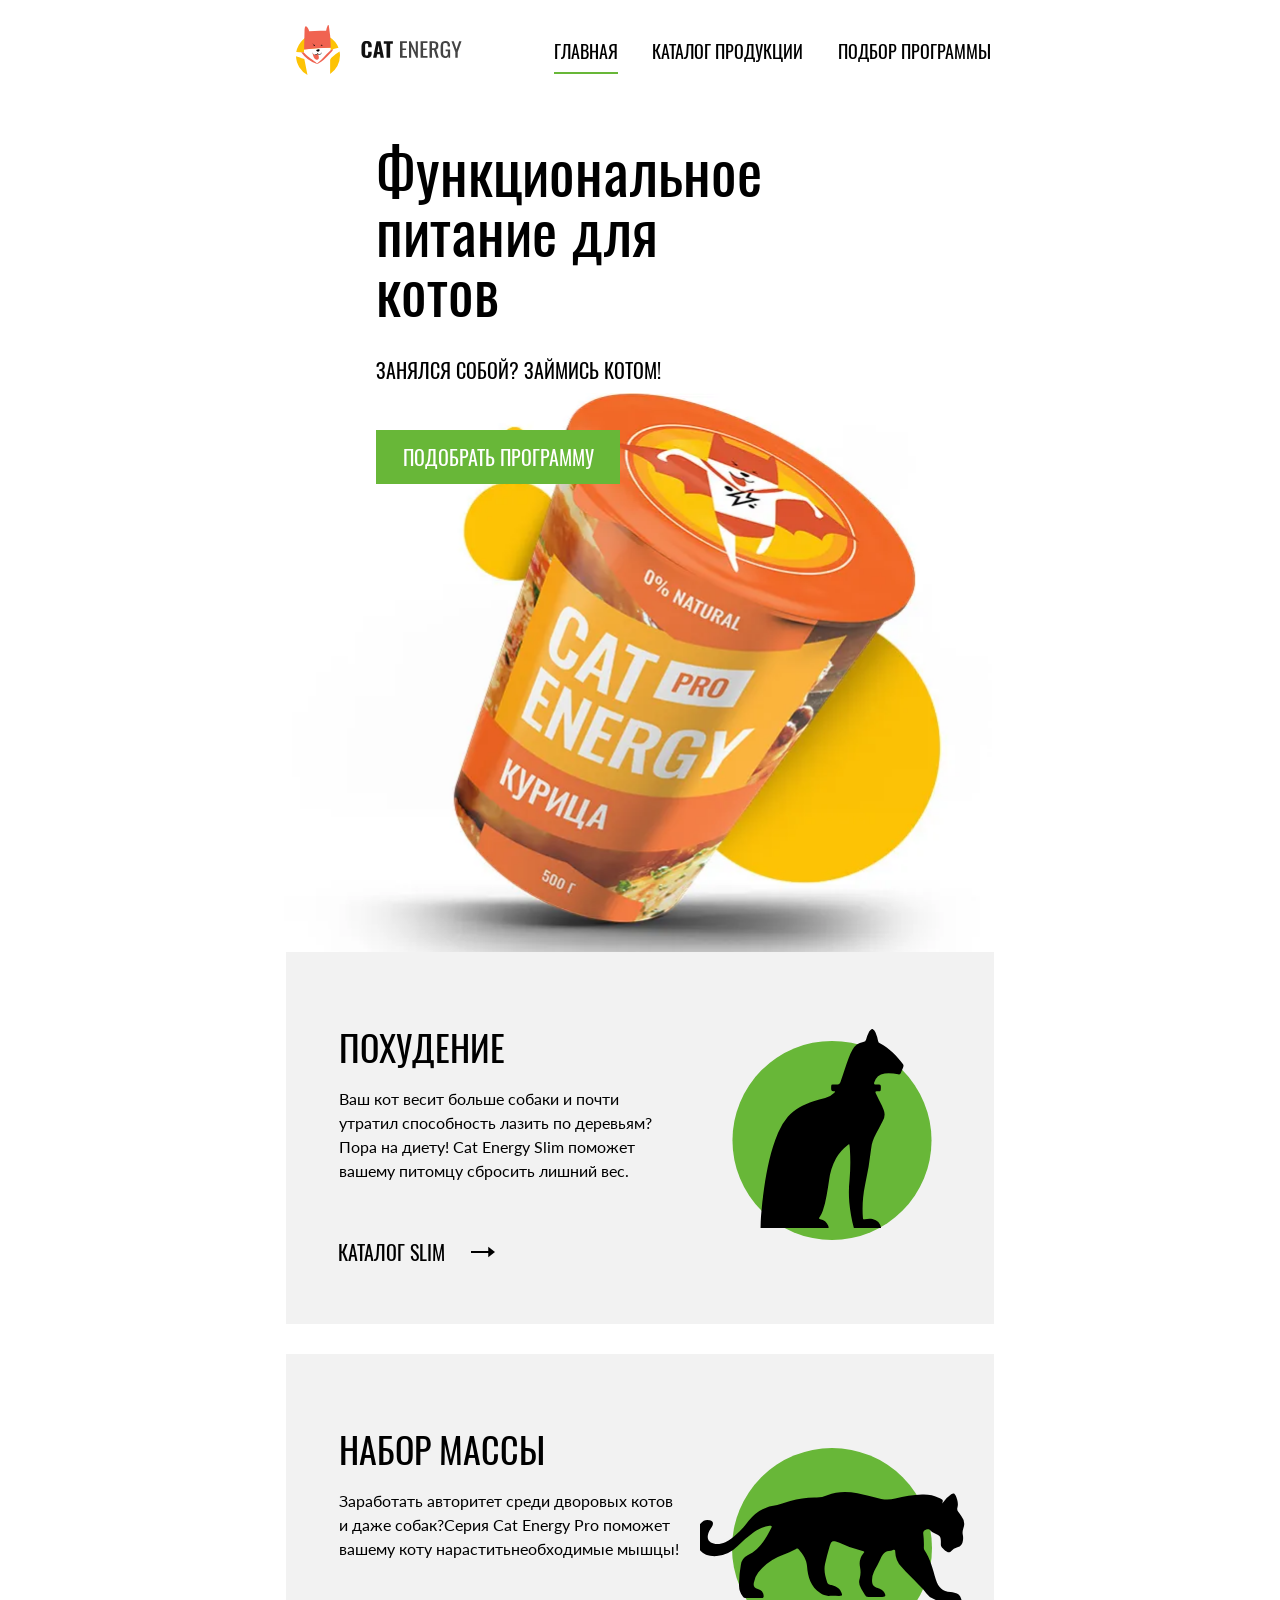
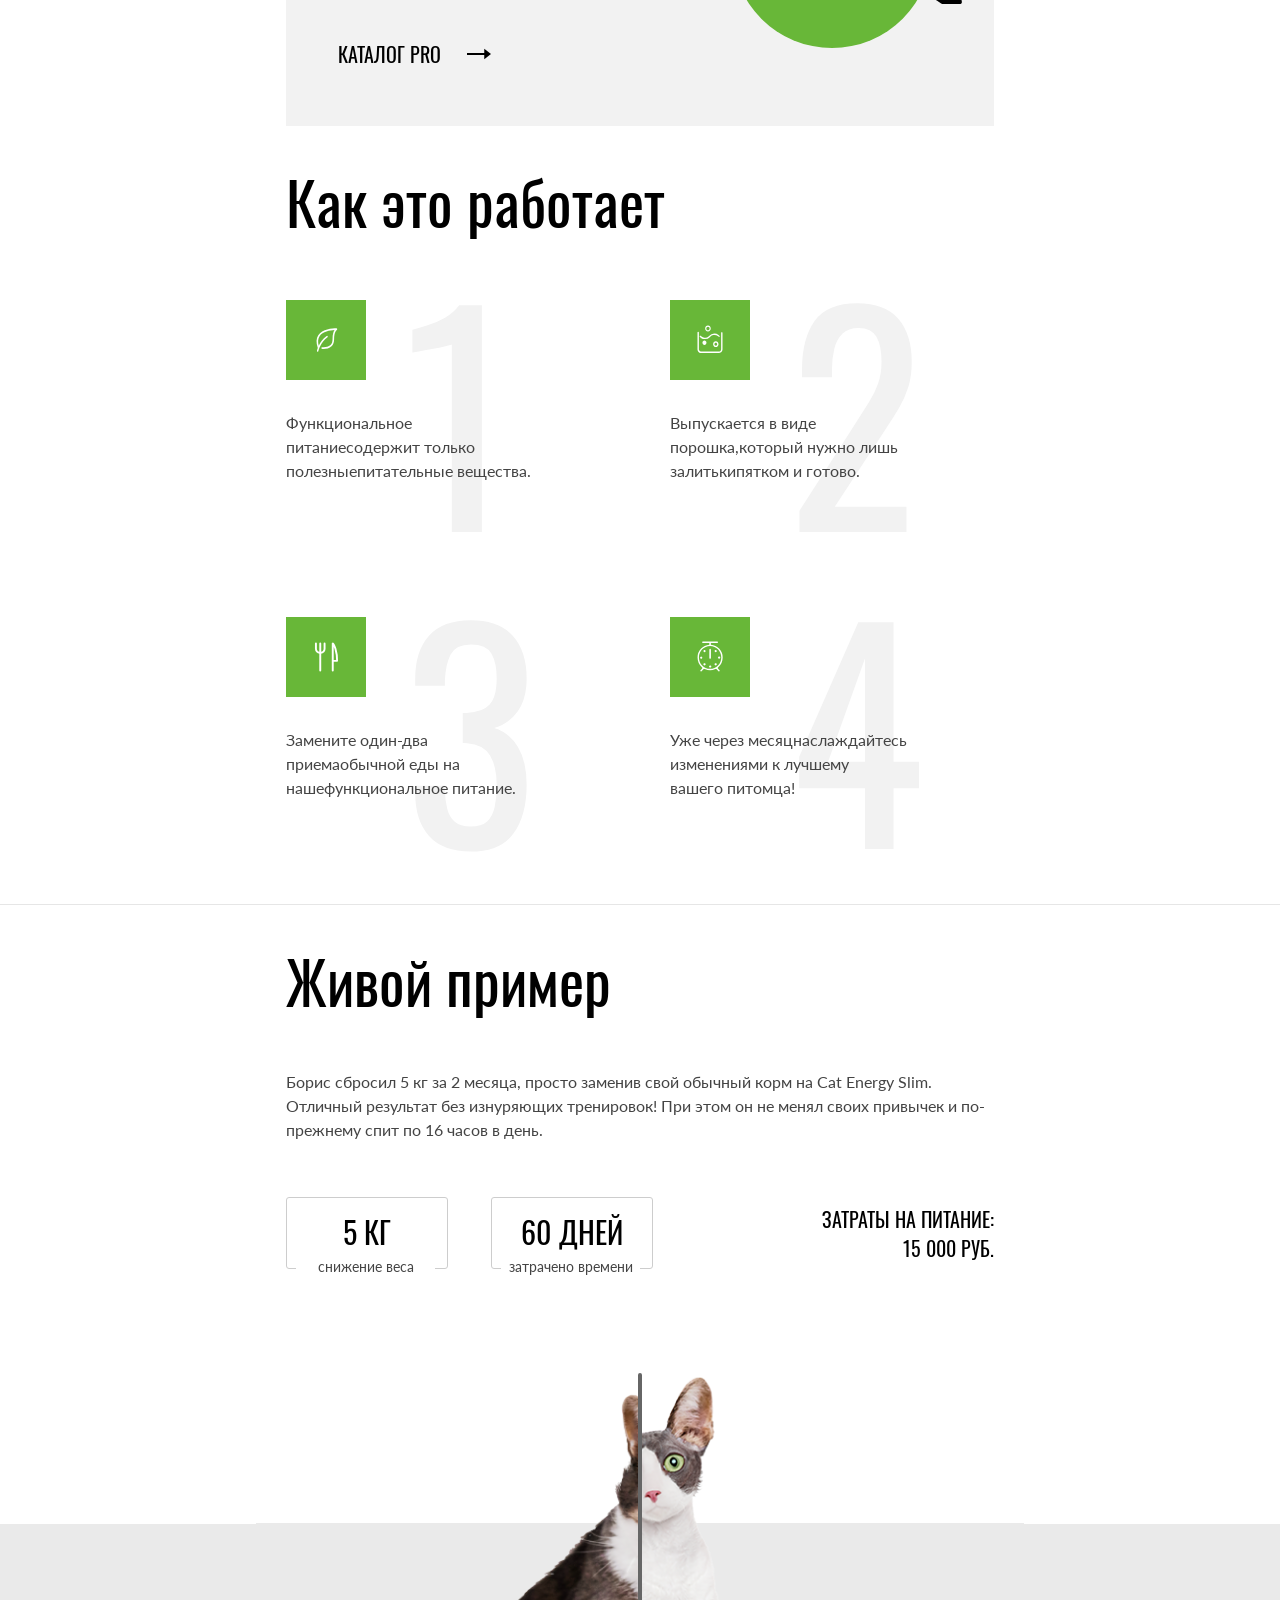
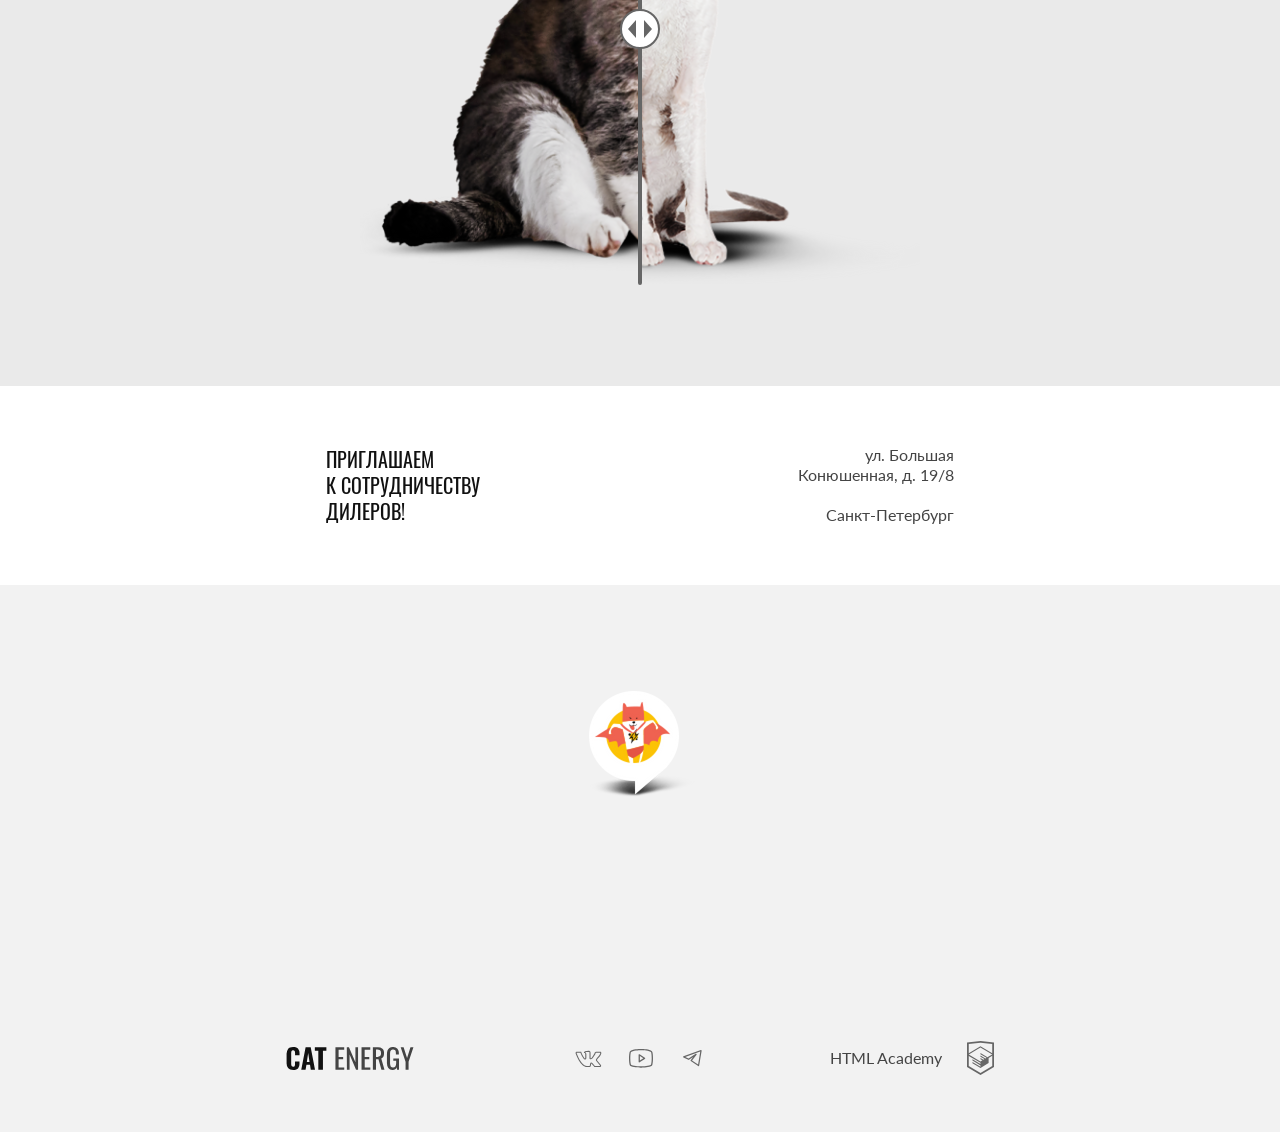
<file: index.html>
<!DOCTYPE html><html class="page" lang="ru"><head><meta charset="UTF-8"><title>Cat Energy</title><meta name="viewport" content="width=device-width,initial-scale=1"><link rel="preload" href="styles/styles.css" ass="style" crossorigin="anonymous"><link rel="preload" href="fonts/oswald/oswaldregular.woff2" ass="font" crossorigin="anonymous"><link rel="preload" href="fonts/lato/Lato-Regular.woff2" ass="font" crossorigin="anonymous"><link rel="icon" href="favicons/icon.svg" type="image/svg+xml"><link rel="apple-touch-icon" href="favicons/150.png"><link rel="icon" href="favicon.ico"><link rel="manifest" href="manifest.webmanifest"><link rel="stylesheet" href="styles/styles.css"><script src="scripts/index.js" defer="defer"></script></head><body class="page__body"><header class="main-header main-header--nojs" data-test="header"><div class="main-header__logo-wrapper"><a class="main-header__logo" href="index.html"><picture><source width="70" height="59" media="(min-width: 1440px)" type="image/svg+xml" srcset="images/header/logo-desktop.svg"><source width="60" height="50" media="(min-width: 768px)" type="image/svg+xml" srcset="images/header/logo-tablet.svg"><img src="images/header/logo-mobile@2x.svg" width="33" height="38" alt="Логотип сайта"></picture></a><a class="main-header__logo-text" href="index.html"><img src="images/header/logo-text@2x.svg" width="101" height="18" alt="Логотип сайта"></a></div><nav class="nav nav--close nav--nojs nav--background-desktop"><button class="nav__toggle" type="button"><span class="visually-hidden">Открыть меню</span></button><ul class="nav__list site-list"><li class="site-list__item site-list__item--current"><a class="site-list__link" href="index.html">Главная</a></li><li class="site-list__item"><a class="site-list__link" href="catalog.html">Каталог продукции</a></li><li class="site-list__item"><a class="site-list__link" href="#">Подбор программы</a></li></ul></nav></header><main class="main-container"><div class="container-fix"><section class="hero" data-test="hero"><div class="hero__container"><h1 class="hero__title">Функциональное питание для котов</h1><p class="hero__text">Занялся собой? Займись котом!</p><picture><source type="image/webp" media="(min-width: 1440px)" srcset="images/promo/promo-can-desktop@2x@1x.webp, images/promo/promo-can-desktop@2x@2x.webp 2x" width="552" height="499"><source type="image/webp" media="(min-width: 768px)" srcset="images/promo/promo-can-tablet@2x@1x.webp, images/promo/promo-can-tablet@2x@2x.webp 2x" width="709" height="609"><source type="image/webp" srcset="images/promo/promo-can-mobile@2x@1x.webp, images/promo/promo-can-mobile@2x@2x.webp 2x" width="280" height="270"><source width="552" height="499" media="(min-width: 1440px)" type="image/png" srcset="images/promo/promo-can-desktop@2x@1x.png, images/promo/promo-can-desktop@2x@2x.png 2x"><source width="709" height="609" media="(min-width: 768px)" type="image/png" srcset="images/promo/promo-can-tablet@2x@1x.png, images/promo/promo-can-tablet@2x@2x.png 2x"><img class="hero__image" width="280" height="270" src="images/promo/promo-can-mobile@2x@1x.png" srcset="images/promo/promo-can-mobile@2x@2x.png 2x" alt="Упаковка питания Cat Energy"></picture></div><button class="hero__program-button button" type="button">Подобрать программу</button></section></div><section class="advantages" data-test="programs"><h2 class="visually-hidden">Преимущества</h2><arcticle class="advantages__info"><div class="advantages__wrapper"><div class="advantages__icon-cat"><span class="visually-hidden">Иконка кота</span></div><h3 class="advantages__title">похудение</h3><p class="advantages__text index-text">Ваш кот весит больше собаки и почти утратил способность лазить по деревьям? Пора на диету! Cat Energy Slim поможет вашему питомцу сбросить лишний вес.</p></div><div class="advantages__link-wrapper"><a class="advantages__link-text" href="#">Каталог slim </a><a class="advantages__link-icon" href="#"><span class="visually-hidden">Иконка стрелки</span></a></div></arcticle><arcticle class="advantages__info"><div class="advantages__wrapper"><div class="advantages__icon-tiger"><span class="visually-hidden">Иконка тигра</span></div><h3 class="advantages__title">набор массы</h3><p class="advantages__text index-text">Заработать авторитет среди дворовых котов и даже собак?<br>Серия Cat Energy Pro поможет вашему коту нарастить<br>необходимые мышцы!</p></div><div class="advantages__link-wrapper"><a class="advantages__link-text" href="#">Каталог pro </a><a class="advantages__link-icon" href="#"><span class="visually-hidden">Иконка стрелки</span></a></div></arcticle></section><div class="container-fix"><section class="functions" data-test="features"><h2 class="functions__title">Как это работает</h2><ul class="functions__list"><li class="functions__item"><div class="functions__icon functions__icon--leaf"><span class="visually-hidden">Иконка листика</span></div><p class="functions__desc index-text">Функциональное питание<br>содержит только полезные<br>питательные вещества.</p></li><li class="functions__item"><div class="functions__icon functions__icon--powder"><span class="visually-hidden">Иконка порошка</span></div><p class="functions__desc index-text">Выпускается в виде порошка,<br>который нужно лишь залить<br>кипятком и готово.</p></li><li class="functions__item"><div class="functions__icon functions__icon--eat"><span class="visually-hidden">Иконка приборов</span></div><p class="functions__desc index-text">Замените один-два приема<br>обычной еды на наше<br>функциональное питание.</p></li><li class="functions__item"><div class="functions__icon functions__icon--alarm"><span class="visually-hidden">Иконка будильника</span></div><p class="functions__desc index-text">Уже через месяц<br>наслаждайтесь изменениями к лучшему<br class="functions__br">вашего питомца!</p></li></ul></section></div><section class="example" data-test="proof"><div class="container-fix"><h2 class="example__title">Живой пример</h2><p class="example__text index-text">Борис сбросил 5 кг за 2 месяца, просто заменив свой обычный корм на Cat Energy Slim. Отличный результат без изнуряющих тренировок! При этом он не менял своих привычек и по-прежнему спит по 16 часов в день.</p><div class="example__text-tablet-wrapper"><div class="example__results-wrapper"><p class="example__results-text"><span class="example__results-number">5 кг</span> <span class="example__results-explanaction">снижение веса</span></p><p class="example__results-text"><span class="example__results-number">60 дней</span> <span class="example__results-explanaction">затрачено времени</span></p></div><p class="example__price"><span>Затраты на питание:</span> <span>15 000 РУБ.</span></p></div><div class="example__slider slider"><div class="slider__wrapper slider__wrapper-before"><picture><source width="560" height="512" media="(min-width: 768px)" type="image/png" srcset="images/example/cat-thick-tablet@2x@1x.png, images/example/cat-thick-tablet@2x@2x.png 2x"><img class="slider__image" width="280" height="256" src="images/example/cat-thick-mobile@2x@1x.png" srcset="images/example/cat-thick-mobile@2x@2x.png 2x" alt="Фото полного кота"></picture></div><div class="slider__wrapper slider__wrapper-after"><picture><source width="560" height="512" media="(min-width: 768px)" type="image/png" srcset="images/example/cat-thin-tablet@2x@1x.png, images/example/cat-thin-tablet@2x@2x.png 2x"><img class="slider__image" width="280" height="256" src="images/example/cat-thin-mobile@2x@1x.png" srcset="images/example/cat-thin-mobile@2x@2x.png 2x" alt="Фото худого кота"></picture></div><button class="slider__button" type="button"><span class="visually-hidden">Иконка слайдера</span> <svg class="slider__icon" width="40" height="40" aria-hidden="true" focusable="false"><use href="icons/stack.svg#thumb"></use></svg></button></div></div><div class="example__background-desktop"></div></section><section class="address" data-test="contacts"><div class="container-fix"><h2 class="visually-hidden">Как нас найти</h2><div class="address__container"><h3 class="address__title">приглашаем<br>к сотрудничеству дилеров!</h3><address class="address__text"><p class="address__street">ул. Большая Конюшенная, д. 19/8</p><p class="address__city">Санкт-Петербург</p></address></div><div class="address__image"><picture><source width="113" height="106" media="(min-width: 768px)" type="image/png" srcset="images/map/map-marker-tablet.png@1x.png, images/map/map-marker-mobile.png@2x.png 2x"><img class="address__map-marker" width="57" height="53" src="images/map/map-marker-mobile.png@1x.png" srcset="images/map/map-marker-mobile.png@2x.png 2x" alt="Маркер на карте"></picture><span class="visually-hidden">Иконка на карте</span></div></div><div class="address__map-container container-breakpoint address__map-nojs"><iframe class="address__map" src="https://www.google.com/maps/embed?pb=!1m18!1m12!1m3!1d1998.603625719817!2d30.32047247732077!3d59.938719162093584!2m3!1f0!2f0!3f0!3m2!1i1024!2i768!4f13.1!3m3!1m2!1s0x4696310fca145cc1%3A0x42b32648d8238007!2z0JHQvtC70YzRiNCw0Y8g0JrQvtC90Y7RiNC10L3QvdCw0Y8g0YPQuy4sIDE5LzgsINCh0LDQvdC60YIt0J_QtdGC0LXRgNCx0YPRgNCzLCAxOTExODY!5e0!3m2!1sru!2sru!4v1713003276122!5m2!1sru!2sru" width="600" height="450" style="border:0;" allowfullscreen="" loading="lazy" referrerpolicy="no-referrer-when-downgrade"></iframe></div></section></main><div class="container-breakpoint"><footer class="footer container-fix" data-test="footer"><a class="footer__logo" href="index.html"><img src="images/header/logo-text@2x.svg" width="128" height="24" alt="Логотип сайта"></a><ul class="footer__social-list"><li class="footer__social-item"><a class="footer__social-link footer__social-link--vk" href="#"><span class="visually-hidden">Иконка ВК</span></a></li><li class="footer__social-item"><a class="footer__social-link footer__social-link--youtube" href="#"><span class="visually-hidden">Иконка Ютуб</span></a></li><li class="footer__social-item"><a class="footer__social-link footer__social-link--telegram" href="#"><span class="visually-hidden">Иконка Телеграмм</span></a></li></ul><div class="footer__logo-htmlacademy"><a class="footer__logo-text-link" href="https://htmlacademy.ru/intensive/adaptive"><p class="footer__logo-text">HTML Academy</p></a><a class="footer__logo-icon-link" href="https://htmlacademy.ru/intensive/adaptive"><span class="visually-hidden">Иконка HTML Academy</span></a></div></footer></div></body></html>
</file>
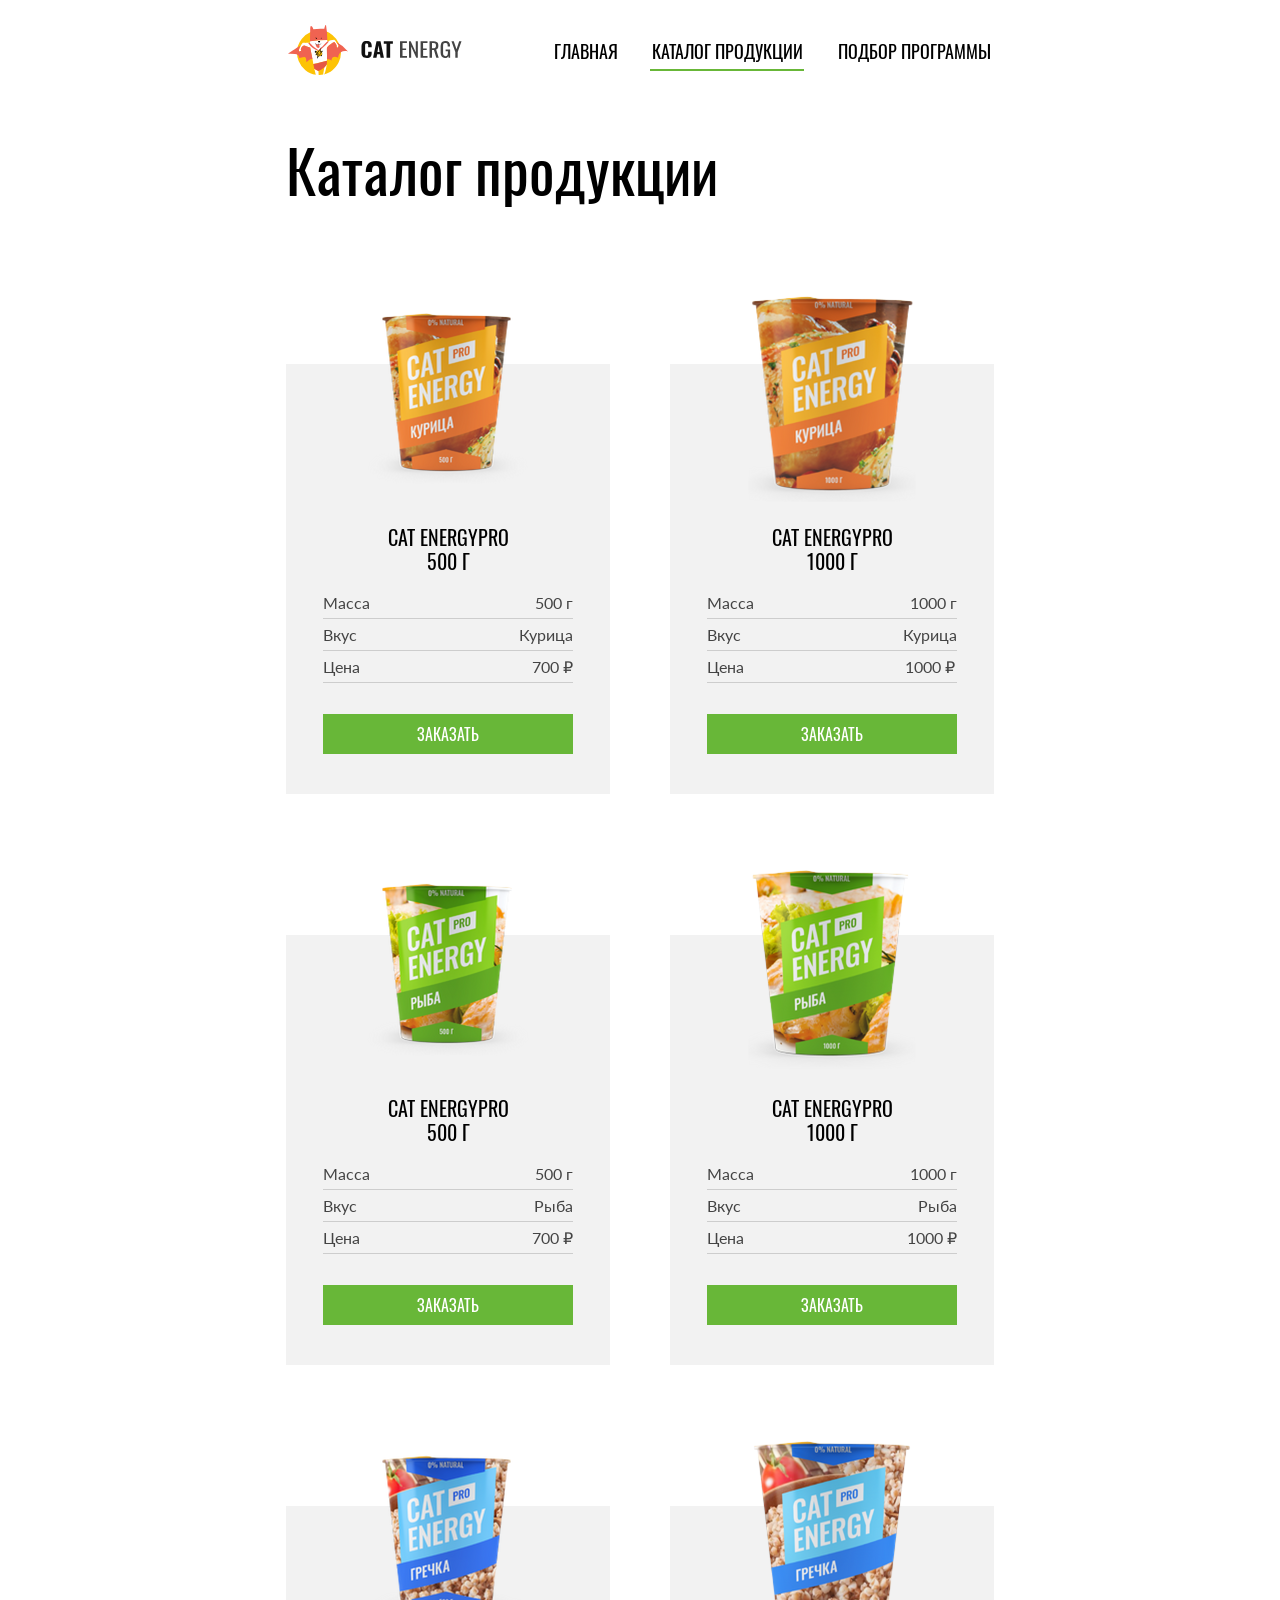
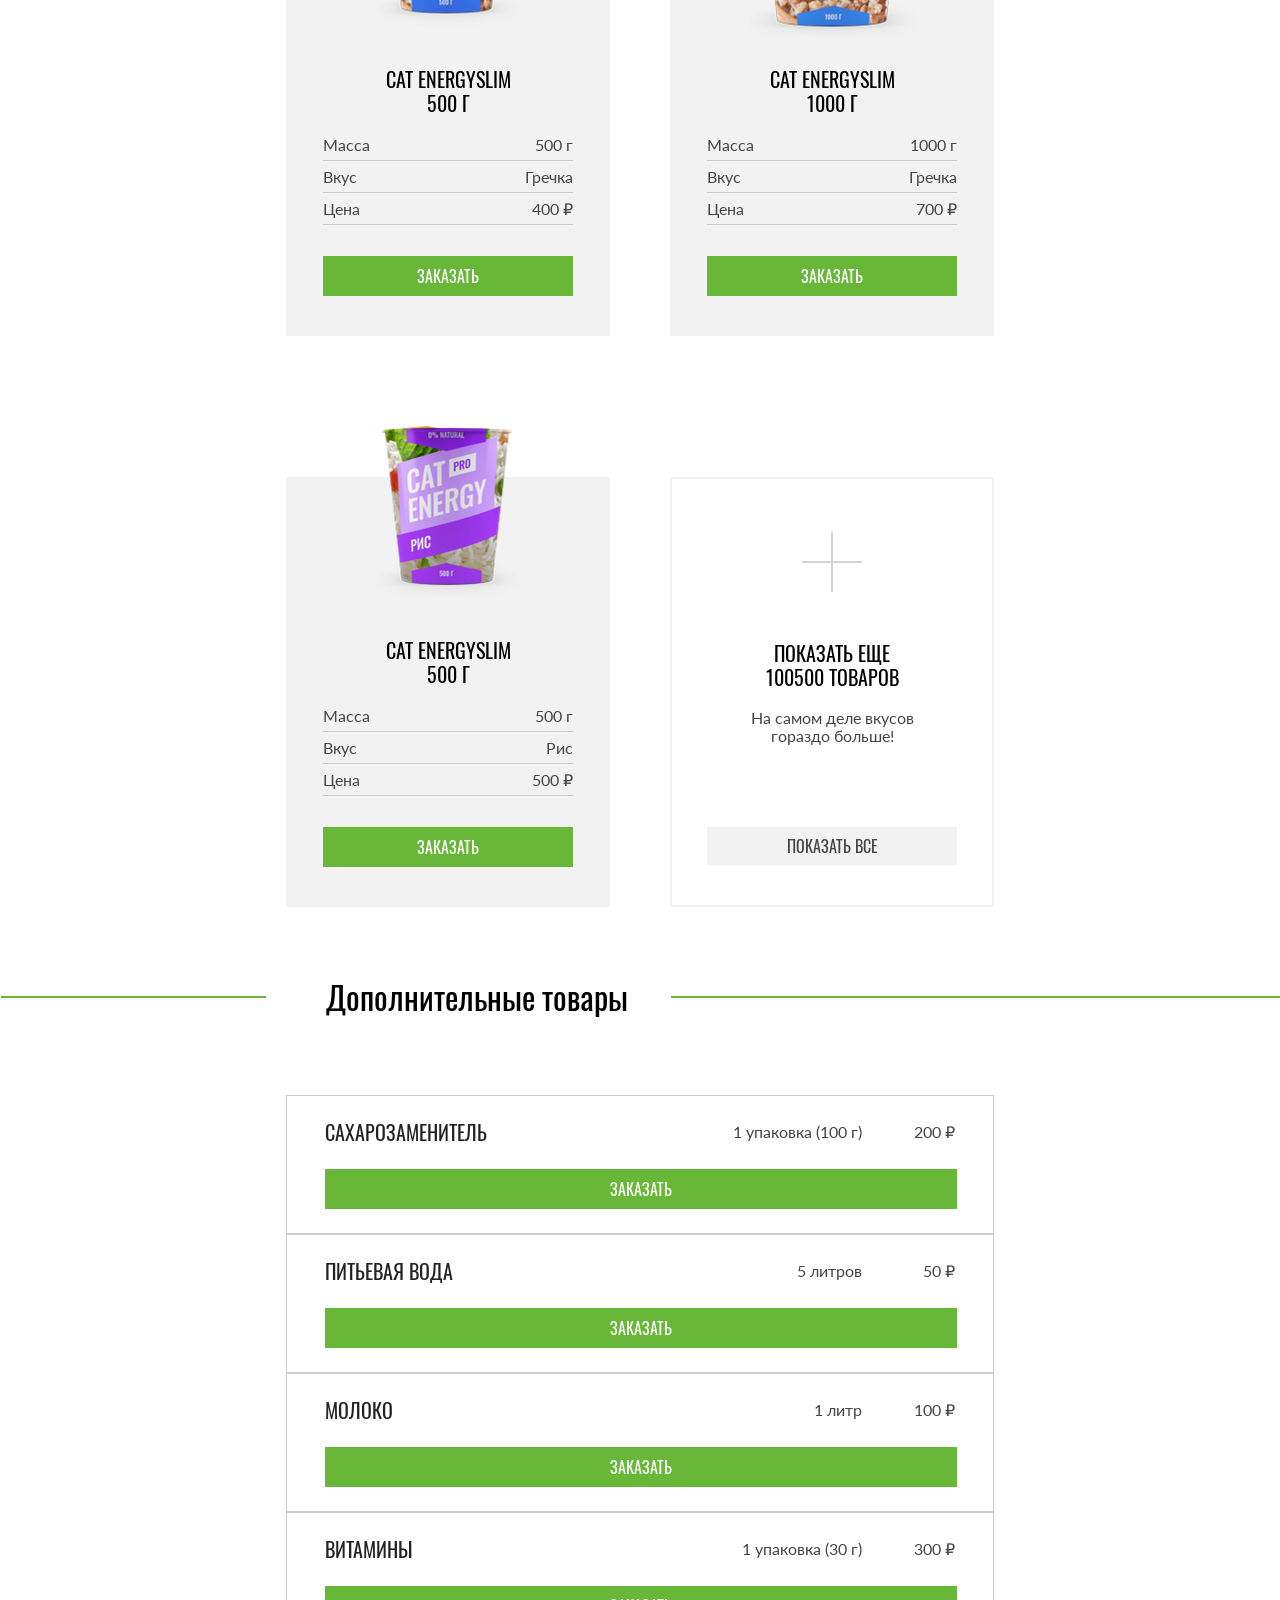
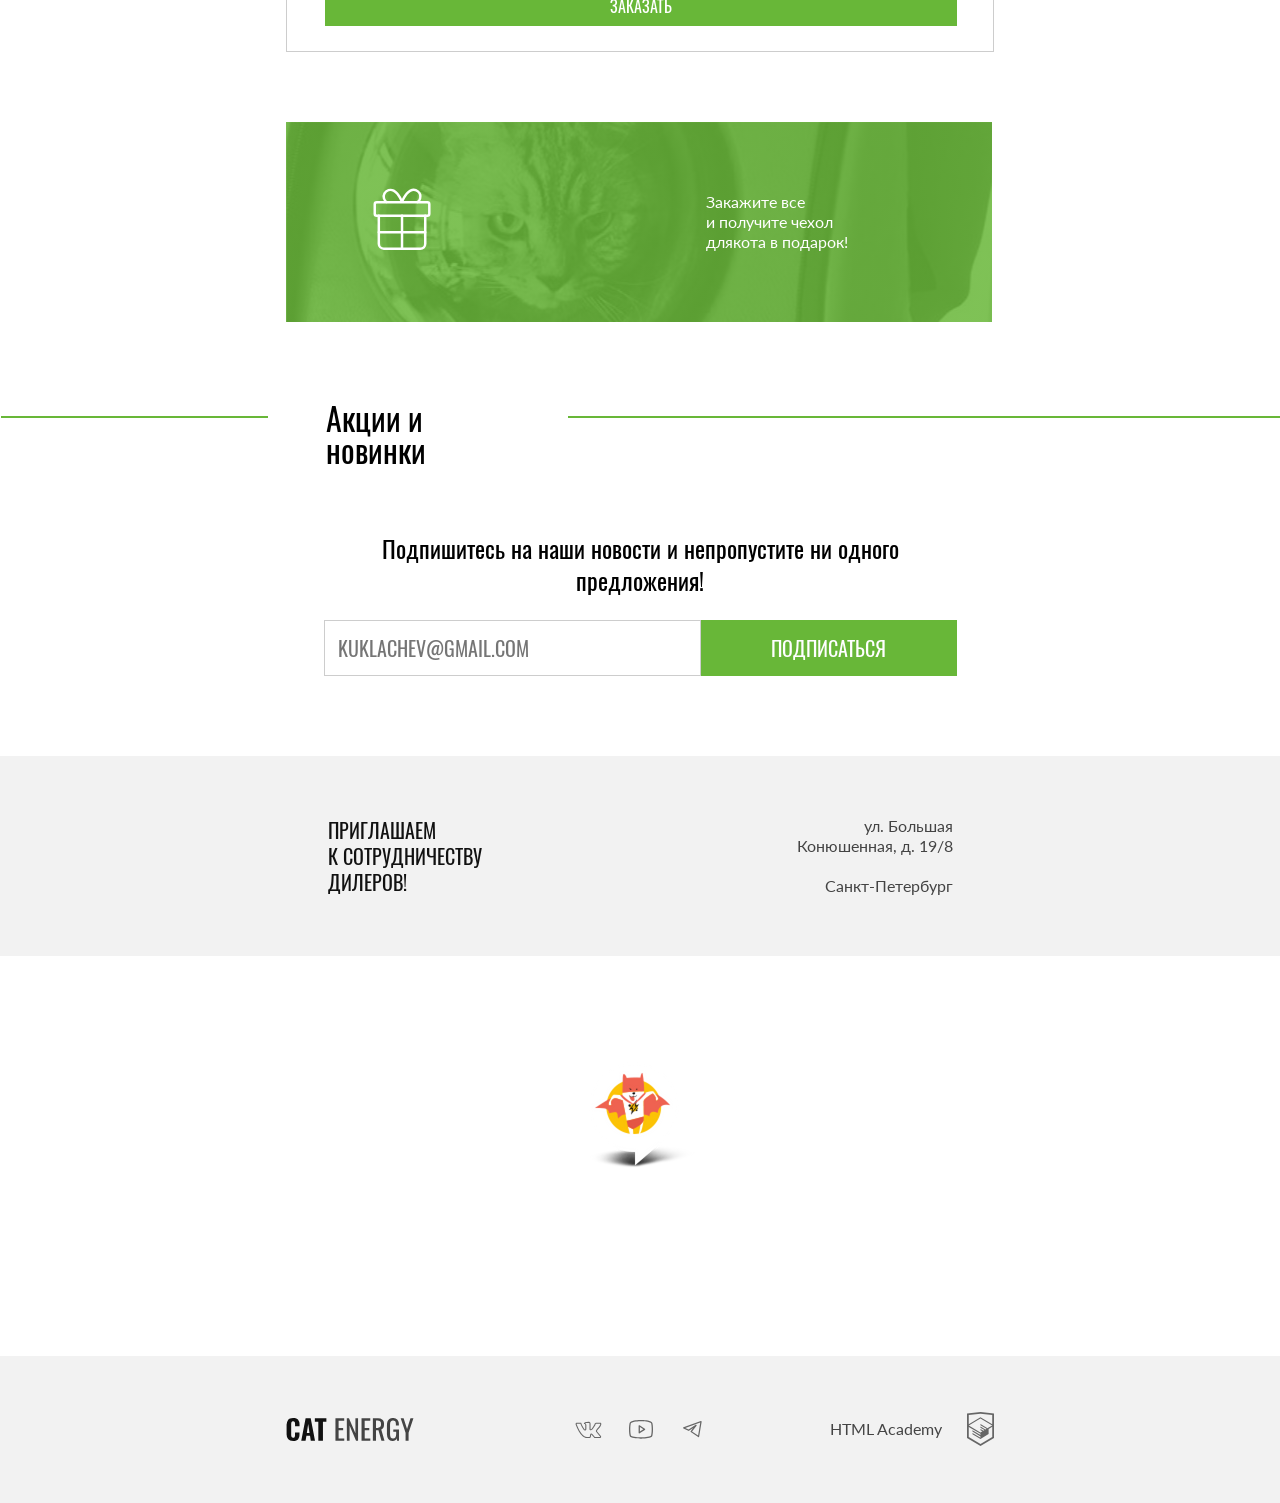
<file: catalog.html>
<!DOCTYPE html><html class="page" lang="ru"><head><meta charset="UTF-8"><title>Cat Energy</title><meta name="viewport" content="width=device-width,initial-scale=1"><!-- 32×32 --><link rel="preload" href="styles/styles.css" ass="style" crossorigin="anonymous"><link rel="preload" href="fonts/oswald/oswaldregular.woff2" ass="font" crossorigin="anonymous"><link rel="preload" href="fonts/lato/Lato-Regular.woff2" ass="font" crossorigin="anonymous"><link rel="icon" href="favicons/icon.svg" type="image/svg+xml"><link rel="apple-touch-icon" href="favicons/150.png"><link rel="icon" href="favicon.ico"><!-- 150×150 --><link rel="manifest" href="manifest.webmanifest"><link rel="stylesheet" href="styles/styles.css"><script src="scripts/index.js" defer="defer"></script></head><body class="page__body"><header class="main-header main-header--nojs"><div class="main-header__logo-wrapper"><a class="main-header__logo" href="index.html"><picture><source width="70" height="59" media="(min-width: 1440px)" type="image/svg+xml" srcset="images/header/logo-desktop.svg"><source width="60" height="50" media="(min-width: 768px)" type="image/svg+xml" srcset="images/header/logo-tablet.svg"><img src="images/header/logo-mobile@2x.svg" width="33" height="38" alt="Логотип сайта"></picture></a><a class="main-header__logo-text" href="index.html"><img src="images/header/logo-text@2x.svg" width="101" height="18" alt="Логотип сайта"></a></div><nav class="nav nav--close nav--nojs"><button class="nav__toggle" type="button"><span class="visually-hidden">Открыть меню</span></button><ul class="nav__list site-list"><li class="site-list__item"><a class="site-list__link site-list__link--color-desktop" href="index.html">Главная</a></li><li class="site-list__item site-list__item--current-catalog"><a class="site-list__link site-list__link--color-desktop" href="catalog.html">Каталог продукции</a></li><li class="site-list__item"><a class="site-list__link site-list__link--color-desktop" href="#">Подбор программы</a></li></ul></nav></header><main class="main-container main-container--border"><h1 class="visually-hidden">Каталог</h1><section class="catalog" data-test="catalog"><h2 class="catalog__title">Каталог продукции</h2><ul class="catalog__list"><li class="catalog__item"><a class="catalog__image-link" href="#"><picture><source width="169" height="210" media="(min-width: 1440px)" type="image/png" srcset="images/catalog/product-chicken500-desktop@2x@1x.png, images/catalog/product-chicken500-desktop@2x@2x.png 2x"><source width="200" height="210" media="(min-width: 768px)" type="image/png" srcset="images/catalog/product-chicken500-tablet@2x@1x.png, images/catalog/product-chicken500-tablet@2x@2x.png 2x"><img src="images/catalog/product-chicken500-mobile@2x@1x.png" srcset="images/catalog/product-chicken500-desktop@2x@2x.png 2x" width="140" height="107" alt="Cat Energy Pro 500г"></picture></a><a class="catalog__title-info-link" href="#"><h3 class="catalog__title-info">Cat Energy<br>PRO 500 г</h3></a><ul class="catalog__info-list"><li class="catalog__info-item"><p class="catalog__info-text">Масса</p><p class="catalog__info-text">500 г</p></li><li class="catalog__info-item"><p class="catalog__info-text">Вкус</p><p class="catalog__info-text">Курица</p></li><li class="catalog__info-item"><p class="catalog__info-text">Цена</p><p class="catalog__info-text">700 ₽</p></li></ul><button class="catalog__button button" type="button">Заказать</button></li><li class="catalog__item"><a class="catalog__image-link" href="#"><picture><source width="169" height="210" media="(min-width: 1440px)" type="image/png" srcset="images/catalog/product-chicken1000-desktop@2x@1x.png, images/catalog/product-chicken1000-desktop@2x@2x.png 2x"><source width="200" height="210" media="(min-width: 768px)" type="image/png" srcset="images/catalog/product-chicken1000-tablet@2x@1x.png, images/catalog/product-chicken1000-tablet@2x@2x.png 2x"><img src="images/catalog/product-chicken1000-mobile@2x@1x.png" srcset="images/catalog/product-chicken1000-desktop@2x@2x.png 2x" width="140" height="107" alt="Cat Energy Pro 500г"></picture></a><a class="catalog__title-info-link" href="#"><h3 class="catalog__title-info">Cat Energy<br>PRO 1000 г</h3></a><ul class="catalog__info-list"><li class="catalog__info-item"><p class="catalog__info-text">Масса</p><p class="catalog__info-text">1000 г</p></li><li class="catalog__info-item"><p class="catalog__info-text">Вкус</p><p class="catalog__info-text">Курица</p></li><li class="catalog__info-item"><p class="catalog__info-text">Цена</p><p class="catalog__info-text catalog__info-text--bias">1000 ₽</p></li></ul><button class="catalog__button button" type="button">Заказать</button></li><li class="catalog__item"><a class="catalog__image-link catalog__image-link--small" href="#"><picture><source width="169" height="210" media="(min-width: 1440px)" type="image/png" srcset="images/catalog/product-fish500-desktop@2x@1x.png, images/catalog/product-fish500-desktop@2x@2x.png 2x"><source width="200" height="210" media="(min-width: 768px)" type="image/png" srcset="images/catalog/product-fish500-tablet@2x@1x.png, images/catalog/product-fish500-tablet@2x@2x.png 2x"><img src="images/catalog/product-fish500-mobile@2x@1x.png" srcset="images/catalog/product-fish500-desktop@2x@2x.png 2x" width="140" height="93" alt="Cat Energy Pro 500г"></picture></a><a class="catalog__title-info-link" href="#"><h3 class="catalog__title-info">Cat Energy<br>PRO 500 г</h3></a><ul class="catalog__info-list"><li class="catalog__info-item"><p class="catalog__info-text">Масса</p><p class="catalog__info-text">500 г</p></li><li class="catalog__info-item"><p class="catalog__info-text">Вкус</p><p class="catalog__info-text">Рыба</p></li><li class="catalog__info-item"><p class="catalog__info-text">Цена</p><p class="catalog__info-text">700 ₽</p></li></ul><button class="catalog__button button" type="button">Заказать</button></li><li class="catalog__item"><a class="catalog__image-link" href="#"><picture><source width="169" height="210" media="(min-width: 1440px)" type="image/png" srcset="images/catalog/product-fish1000-desktop@2x@1x.png, images/catalog/product-fish1000-desktop@2x@2x.png 2x"><source width="200" height="210" media="(min-width: 768px)" type="image/png" srcset="images/catalog/product-fish1000-tablet@2x@1x.png, images/catalog/product-fish1000-tablet@2x@2x.png 2x"><img src="images/catalog/product-fish1000-mobile@2x@1x.png" srcset="images/catalog/product-fish1000-desktop@2x@2x.png 2x" width="140" height="107" alt="Cat Energy Pro 1000г"></picture></a><a class="catalog__title-info-link" href="#"><h3 class="catalog__title-info">Cat Energy<br>PRO 1000 г</h3></a><ul class="catalog__info-list"><li class="catalog__info-item"><p class="catalog__info-text">Масса</p><p class="catalog__info-text">1000 г</p></li><li class="catalog__info-item"><p class="catalog__info-text">Вкус</p><p class="catalog__info-text">Рыба</p></li><li class="catalog__info-item"><p class="catalog__info-text">Цена</p><p class="catalog__info-text">1000 ₽</p></li></ul><button class="catalog__button button" type="button">Заказать</button></li><li class="catalog__item"><a class="catalog__image-link catalog__image-link--small" href="#"><picture><source width="169" height="210" media="(min-width: 1440px)" type="image/png" srcset="images/catalog/product-cereal500-desktop@2x@1x.png, images/catalog/product-cereal500-desktop@2x@2x.png 2x"><source width="200" height="210" media="(min-width: 768px)" type="image/png" srcset="images/catalog/product-cereal500-tablet@2x@1x.png, images/catalog/product-cereal500-tablet@2x@2x.png 2x"><img src="images/catalog/product-cereal500-mobile@2x@1x.png" srcset="images/catalog/product-cereal500-desktop@2x@2x.png 2x" width="140" height="93" alt="Cat Energy Pro 500г"></picture></a><a class="catalog__title-info-link" href="#"><h3 class="catalog__title-info">Cat Energy<br>Slim 500 г</h3></a><ul class="catalog__info-list"><li class="catalog__info-item"><p class="catalog__info-text">Масса</p><p class="catalog__info-text">500 г</p></li><li class="catalog__info-item"><p class="catalog__info-text">Вкус</p><p class="catalog__info-text">Гречка</p></li><li class="catalog__info-item"><p class="catalog__info-text">Цена</p><p class="catalog__info-text">400 ₽</p></li></ul><button class="catalog__button button" type="button">Заказать</button></li><li class="catalog__item"><a class="catalog__image-link" href="#"><picture><source width="169" height="210" media="(min-width: 1440px)" type="image/png" srcset="images/catalog/product-cereal1000-desktop@2x@1x.png, images/catalog/product-cereal1000-desktop@2x@2x.png 2x"><source width="200" height="210" media="(min-width: 768px)" type="image/png" srcset="images/catalog/product-cereal1000-tablet@2x@1x.png, images/catalog/product-cereal1000-tablet@2x@2x.png 2x"><img src="images/catalog/product-cereal1000-mobile@2x@1x.png" srcset="images/catalog/product-cereal1000-desktop@2x@2x.png 2x" width="140" height="107" alt="Cat Energy Pro 1000г"></picture></a><a class="catalog__title-info-link" href="#"><h3 class="catalog__title-info">Cat Energy<br>Slim 1000 г</h3></a><ul class="catalog__info-list"><li class="catalog__info-item"><p class="catalog__info-text">Масса</p><p class="catalog__info-text">1000 г</p></li><li class="catalog__info-item"><p class="catalog__info-text">Вкус</p><p class="catalog__info-text">Гречка</p></li><li class="catalog__info-item"><p class="catalog__info-text">Цена</p><p class="catalog__info-text">700 ₽</p></li></ul><button class="catalog__button button" type="button">Заказать</button></li><li class="catalog__item"><a class="catalog__image-link" href="#"><picture><source width="169" height="210" media="(min-width: 1440px)" type="image/png" srcset="images/catalog/product-rice500-desktop@2x@1x.png, images/catalog/product-rice500-desktop@2x@2x.png 2x"><source width="200" height="210" media="(min-width: 768px)" type="image/png" srcset="images/catalog/product-rice500-tablet@2x@1x.png, images/catalog/product-rice500-tablet@2x@2x.png 2x"><img src="images/catalog/product-rice500-mobile@2x@1x.png" srcset="images/catalog/product-rice500-desktop@2x@2x.png 2x" width="140" height="103" alt="Cat Energy Pro 500г"></picture></a><a class="catalog__title-info-link" href="#"><h3 class="catalog__title-info">Cat Energy<br>Slim 500 г</h3></a><ul class="catalog__info-list"><li class="catalog__info-item"><p class="catalog__info-text">Масса</p><p class="catalog__info-text">500 г</p></li><li class="catalog__info-item"><p class="catalog__info-text">Вкус</p><p class="catalog__info-text">Рис</p></li><li class="catalog__info-item"><p class="catalog__info-text">Цена</p><p class="catalog__info-text">500 ₽</p></li></ul><button class="catalog__button button" type="button">Заказать</button></li><li class="catalog__item item-more"><h3 class="catalog__title-info item-more__title">Показать еще 100500 товаров</h3><p class="catalog__info-text item-more__text">На самом деле вкусов гораздо больше!</p><button class="catalog__button item-more__button button" type="button">Показать все</button></li></ul></section><section class="add-product" data-test="additional"><h2 class="add-product__title">Дополнительные товары</h2><div class="add-product__wrapper"><ul class="add-product__list add-components"><li class="add-components__item"><h3 class="add-components__title">сахарозаменитель</h3><p class="add-components__info">1 упаковка (100 г)</p><p class="add-components__info add-components__price">200 ₽</p><button class="add-components__button button" type="button">Заказать</button></li><li class="add-components__item"><h3 class="add-components__title">питьевая вода</h3><p class="add-components__info">5 литров</p><p class="add-components__info add-components__price">50 ₽</p><button class="add-components__button button" type="button">Заказать</button></li><li class="add-components__item"><h3 class="add-components__title">молоко</h3><p class="add-components__info">1 литр</p><p class="add-components__info add-components__price">100 ₽</p><button class="add-components__button button" type="button">Заказать</button></li><li class="add-components__item"><h3 class="add-components__title">витамины</h3><p class="add-components__info">1 упаковка (30 г)</p><p class="add-components__info add-components__price">300 ₽</p><button class="add-components__button button" type="button">Заказать</button></li></ul><div class="add-product__surprise"><div class="add-product__surprise-icon"><span class="visually-hidden">Иконка подарка</span></div><p class="add-product__surprise-info">Закажите все<br class="add-product__br">и получите чехол для<br>кота в подарок!</p></div></div></section><section class="promotions"><h2 class="visually-hidden">Подписка на уведомления</h2><h3 class="promotions__title">Акции и новинки</h3><p class="promotions__info">Подпишитесь на наши новости и не<br class="promotions__br">пропустите ни одного предложения!</p><div class="promotions__wrapper"><form class="promotions__form subscribe" action="https://echo.htmlacademy.ru/" method="post"><label><span class="visually-hidden">E-mail</span> <input class="subscribe__input" name="subscribe-input" type="email" required placeholder="kuklachev@gmail.com"></label></form><button class="promotions__button button" type="submit">Подписаться</button></div></section><section class="address"><div class="container-fix"><h2 class="visually-hidden">Как нас найти</h2><div class="address__container address__container--catalog"><h3 class="address__title">приглашаем<br>к сотрудничеству<br>дилеров!</h3><address class="address__text"><p class="address__street">ул. Большая Конюшенная, д. 19/8</p><p class="address__city">Санкт-Петербург</p></address></div><div class="address__image"><picture><source width="113" height="106" media="(min-width: 768px)" type="image/png" srcset="images/map/map-marker-tablet.png@1x.png, images/map/map-marker-mobile.png@2x.png 2x"><img class="address__map-marker" width="57" height="53" src="images/map/map-marker-mobile.png@1x.png" srcset="images/map/map-marker-mobile.png@2x.png 2x" alt="Маркер на карте"></picture><span class="visually-hidden">Иконка на карте</span></div></div><div class="address__map-container address__map-nojs"><iframe class="address__map" src="https://www.google.com/maps/embed?pb=!1m18!1m12!1m3!1d1998.603625719817!2d30.32047247732077!3d59.938719162093584!2m3!1f0!2f0!3f0!3m2!1i1024!2i768!4f13.1!3m3!1m2!1s0x4696310fca145cc1%3A0x42b32648d8238007!2z0JHQvtC70YzRiNCw0Y8g0JrQvtC90Y7RiNC10L3QvdCw0Y8g0YPQuy4sIDE5LzgsINCh0LDQvdC60YIt0J_QtdGC0LXRgNCx0YPRgNCzLCAxOTExODY!5e0!3m2!1sru!2sru!4v1713003276122!5m2!1sru!2sru" width="600" height="450" style="border:0;" allowfullscreen="" loading="lazy" referrerpolicy="no-referrer-when-downgrade"></iframe></div></section><div class="container-breakpoint"><footer class="footer container-fix" data-test="footer"><a class="footer__logo" href="index.html"><img src="images/header/logo-text@2x.svg" width="128" height="24" alt="Логотип сайта"></a><ul class="footer__social-list"><li class="footer__social-item"><a class="footer__social-link footer__social-link--vk" href="#"><span class="visually-hidden">Иконка ВК</span></a></li><li class="footer__social-item"><a class="footer__social-link footer__social-link--youtube" href="#"><span class="visually-hidden">Иконка Ютуб</span></a></li><li class="footer__social-item"><a class="footer__social-link footer__social-link--telegram" href="#"><span class="visually-hidden">Иконка Телеграмм</span></a></li></ul><div class="footer__logo-htmlacademy"><a class="footer__logo-text-link" href="https://htmlacademy.ru/intensive/adaptive"><p class="footer__logo-text">HTML Academy</p></a><a class="footer__logo-icon-link" href="https://htmlacademy.ru/intensive/adaptive"><span class="visually-hidden">Иконка HTML Academy</span></a></div></footer></div></main></body></html>
</file>
<file: styles/styles.css>
@font-face{font-family:Lato;font-weight:400;font-style:normal;src:url(../fonts/lato/Lato-Regular.woff2)format("woff2");font-display:swap}@font-face{font-family:Oswald;font-weight:400;font-style:normal;src:url(../fonts/oswald/oswaldregular.woff2)format("woff2");font-display:swap}body{color:#444;font-family:Lato,sans-serif}*,:before,:after{box-sizing:border-box;margin:0;padding:0}img{object-fit:contain;max-width:100%}.visually-hidden{clip:rect(0 0 0 0);border:0;width:1px;height:1px;margin:-1px;padding:0;position:absolute;overflow:hidden}.container-breakpoint{background-color:#f2f2f2}.container-breakpoint--example{background-color:#eaeaea}@media (width>=768px){.container-breakpoint--example{background-color:#0000}}.container-fix{width:320px;margin:0 auto;position:relative}@media (width>=768px){.container-fix{width:768px}}@media (width>=1440px){.container-fix{width:1440px}}.button{color:#fff;text-transform:uppercase;text-align:center;cursor:pointer;background-color:#68b738;border:none;width:280px;height:40px;font-family:Oswald,Arial,sans-serif;font-size:16px;line-height:20px}.button:hover{background-color:#5eaa2f}.button:active{color:#ffffff4d;background-color:#5eaa2f}.page__body{width:100%;overflow-x:hidden}@media (width<=767px){.main-header--nojs{flex-direction:column;gap:15px;padding-top:15px}}.main-header{justify-content:space-between;align-items:center;width:279px;min-height:65px;margin:0 auto;display:flex;position:relative}@media (width>=768px){.main-header{width:704px;height:87px;padding-top:15px}}@media (width>=1440px){.main-header{width:1220px;height:169px;padding-top:0}}@media (width<=767px){.main-header__logo-text{padding-top:6px}}.main-header__logo-wrapper{justify-content:space-between;align-items:center;width:190px;height:38px;display:flex}.main-header__logo-wrapper:hover{opacity:.8}.main-header__logo-wrapper:active{opacity:.6}@media (width>=768px){.main-header__logo-wrapper{justify-content:space-between;width:174px;height:50px}}@media (width>=1440px){.main-header__logo-wrapper{width:202px;height:59px}.main-header__logo-text>img{width:118px;height:21px}}.nav{position:relative}@media (width>=768px){.nav{width:439px}}@media (width>=1440px){.nav{width:477px}}@media (width<=767px){.nav--open .nav__toggle{cursor:pointer;background-color:#000;width:18px;height:18px;padding-top:20px;-webkit-mask-image:url(../icons/stack.svg#icon-toggle-close);mask-image:url(../icons/stack.svg#icon-toggle-close);-webkit-mask-repeat:no-repeat;mask-repeat:no-repeat}.nav--close .nav__toggle{background-color:#000;-webkit-mask-image:url(../icons/stack.svg#icon-toggle);mask-image:url(../icons/stack.svg#icon-toggle);-webkit-mask-repeat:no-repeat;mask-repeat:no-repeat}.nav--open .site-list{z-index:5;background-color:#fff;width:320px;height:198px;list-style-type:none;display:block;position:absolute;top:45px;right:-20px}.nav--close .site-list{display:none}.nav--nojs{z-index:1;background-color:#fff;position:static;top:64px}.nav--nojs .nav__toggle{display:none}.nav--nojs .site-list{width:320px;min-height:0;display:block;position:static}.nav--nojs .site-list__item{list-style-type:none;display:block}}@media (width>=1440px){.nav--background-desktop:before{content:"";z-index:-1;background-color:#1d260fde;background-image:-webkit-linear-gradient(#68b738d9,#68b738d9),-webkit-image-set(url(../../images/index-background-desktop@1x.jpg) 1x,url(../../images/index-background-desktop@2x.jpg) 2x);background-image:linear-gradient(#68b738d9,#68b738d9),image-set("../../images/index-background-desktop@1x.jpg" 1x,"../../images/index-background-desktop@2x.jpg" 2x);background-repeat:no-repeat;width:100vw;height:694px;position:absolute;top:-65px;left:-134px}}.nav__toggle{cursor:pointer;width:24px;height:24px;padding-top:24px}@media (width>=768px){.nav__toggle{display:none}}.nav__toggle:hover{opacity:.8}.nav__toggle:active{opacity:.6}@media (width>=768px){.site-list{flex-wrap:wrap;justify-content:space-around;display:flex}}@media (width>=1440px){.site-list{justify-content:space-between;align-items:center;width:476px;min-height:40px}}@media (width<=767px){.site-list__item{text-align:center;border-top:1px solid #e6e6e6;height:66px;padding-top:22px}}@media (width>=768px){.site-list__item{list-style-type:none}}.site-list__link{color:#000;text-transform:uppercase;font-family:Oswald,Arial,sans-serif;font-size:20px;line-height:20px;text-decoration:none}.site-list__link:hover{opacity:.8}.site-list__link:active{opacity:.6}@media (width>=768px){.site-list__link{font-size:18px;line-height:24px;text-decoration:none}}@media (width>=1440px){.site-list__link{color:#fff;font-size:20px;line-height:30px}}@media (width>=768px){.site-list__item:not(:last-child){margin-right:33px}}@media (width>=1440px){.site-list__link--color-desktop{color:#111}}@media (width>=768px){.site-list__item--current:after{content:"";background-color:#68b738;width:64px;height:2px;display:block;position:absolute;top:33px}}@media (width>=1440px){.site-list__item--current:after{content:"";background-color:#fff;width:67px;height:2px;display:block;position:absolute;top:42px;left:2px}}@media (width>=768px){.site-list__item--current-catalog:after{content:"";background-color:#68b738;width:154px;height:2px;display:block;position:absolute;top:30px;left:97px}}@media (width>=1440px){.site-list__item--current-catalog:after{content:"";background-color:#68b738;width:171px;height:2px;display:block;position:absolute;top:40px;left:104px}}.main-container{margin:0 auto}@media (width<=767px){.main-container--border{border-top:1px solid #d9d9d9}}.hero{flex-direction:column;justify-content:space-between;align-items:center;min-height:480px;margin-bottom:20px;display:flex}@media (width>=768px){.hero{justify-content:flex-start;align-items:start;min-height:796px;margin-bottom:69px}}@media (width>=1440px){.hero{width:1220px;min-height:607px;margin:0 auto}}.hero__container{background-color:#213318db;background-image:-webkit-linear-gradient(#68b738d9,#68b738d9),-webkit-image-set(url(../../images/index-background-mobile@1x.jpg) 1x,url(../../images/index-background-mobile@2x.jpg) 2x);background-image:linear-gradient(#68b738d9,#68b738d9),image-set("../../images/index-background-mobile@1x.jpg" 1x,"../../images/index-background-mobile@2x.jpg" 2x);background-position:50%;background-repeat:no-repeat;flex-direction:column;align-items:center;gap:25px;width:100vw;min-height:302px;display:flex;position:relative}@media (width>=768px){.hero__container{background-color:#0000;background-image:none;align-items:start;gap:40px;width:708px;min-height:180px;padding-left:120px}}@media (width>=1440px){.hero__container{padding-left:80px}}.hero__image{position:absolute;top:55%;left:50%;transform:translate(-50%)}@media (width>=768px){.hero__image{z-index:-1;top:89%;left:54%}}@media (width>=1440px){.hero__image{z-index:2;top:-10%;left:102%}}@media (width>=768px){.button .hero__program-button{width:244px;height:54px}}.hero__title{color:#fff;text-align:center;width:250px;padding-top:27px;font-family:Oswald,Arial,sans-serif;font-size:36px;font-weight:400;line-height:36px}@media (width>=768px){.hero__title{text-align:start;color:#000;width:416px;padding-top:53px;font-size:60px;line-height:60px}}.hero__text{color:#fff;text-transform:uppercase;font-family:Oswald,Arial,sans-serif;font-size:14px;font-weight:400;line-height:14px}@media (width>=768px){.hero__text{color:#000;padding-bottom:10px;font-size:20px;line-height:20px}}@media (width>=1440px){.hero__text{padding-bottom:12px}}@media (width>=768px){.hero__program-button{text-align:center;width:244px;height:54px;margin-left:120px;font-size:20px;line-height:26px}}@media (width>=1440px){.hero__program-button{margin-left:80px}}.index-text{font-size:14px;line-height:18px}@media (width>=768px){.index-text{font-size:16px;line-height:24px}br{display:none}}.advantages{flex-direction:column;justify-content:center;align-items:center;gap:20px;margin-bottom:20px;display:flex}@media (width>=768px){.advantages{gap:30px;margin-bottom:45px}}@media (width>=1440px){.advantages{flex-direction:unset;justify-content:space-between;align-items:start;width:1220px;margin:0 auto 71px;display:flex}}.advantages__info{background-color:#f2f2f2;width:280px;min-height:266px;display:block}@media (width>=768px){.advantages__info{width:708px;min-height:372px}}@media (width>=1440px){.advantages__info{width:570px;min-height:374px}}.advantages__title{color:#000;text-transform:uppercase;align-self:center;font-family:Oswald,Arial,sans-serif;font-size:24px;font-weight:400;line-height:27px}@media (width>=768px){.advantages__title{grid-area:1/1/auto/2;font-size:36px;line-height:36px}}@media (width>=1440px){.advantages__title{grid-column:2/2;margin-bottom:-4px}}.advantages__text{color:#000;grid-column:1/3}@media (width>=768px){.advantages__text{grid-column:1/2;width:340px}}@media (width>=1440px){.advantages__text{grid-column:1/-1;width:457px;padding-top:7px}}.advantages__link-text{color:#000;text-transform:uppercase;font-family:Oswald,Arial,sans-serif;font-size:16px;font-weight:400;line-height:16px;text-decoration:none}@media (width>=768px){.advantages__link-text{font-size:20px;line-height:30px}}.advantages__icon-cat{background-image:url(../icons/stack.svg#icon-cat);background-repeat:no-repeat;background-size:50px 53px;width:59px;height:53px}@media (width>=768px){.advantages__icon-cat{background-size:200px 211px;width:200px;height:211px}}@media (width>=1440px){.advantages__icon-cat{background-size:100px 106px;grid-column:1/2;width:100px;height:106px}}.advantages__icon-tiger{background-image:url(../icons/stack.svg#icon-tiger);background-repeat:no-repeat;background-size:67px 50px;justify-self:end;width:67px;height:50px}@media (width>=768px){.advantages__icon-tiger{background-size:268px 200px;justify-self:normal;width:268px;height:200px;margin-top:17px;margin-left:10px}}@media (width>=1440px){.advantages__icon-tiger{background-size:134px 100px;width:134px;height:100px;margin:0;position:absolute;top:47px;left:-17px}}.advantages__link-icon{background-color:#000;width:24px;height:12px;display:block;-webkit-mask-image:url(../icons/stack.svg#icon-arrow);mask-image:url(../icons/stack.svg#icon-arrow);-webkit-mask-position:50%;mask-position:50%;-webkit-mask-repeat:no-repeat;mask-repeat:no-repeat}.advantages__link-wrapper:hover .advantages__link-icon{width:32px;-webkit-mask-image:url(../icons/stack.svg#arrow-hover);mask-image:url(../icons/stack.svg#arrow-hover)}.advantages__link-wrapper{border-top:1px solid #d9d9d9;align-items:center;gap:15px;width:240px;margin-top:23px;margin-left:20px;padding-top:18px;padding-left:1px;display:flex}@media (width>=768px){.advantages__link-wrapper{border:none;gap:26px;margin-top:-20px;padding:15px 0 0 32px}}@media (width>=1440px){.advantages__link-wrapper{margin:0;padding-top:26px;padding-left:52px}}.advantages__link-wrapper:active{opacity:.6}.advantages__wrapper{grid-template-rows:1fr 90px;grid-template-columns:60px 2fr;gap:22px 11px;width:227px;margin-left:20px;padding-top:23px;display:grid;position:relative}@media (width>=768px){.advantages__wrapper{grid-template-rows:36px 155px;grid-template-columns:2fr 1fr;min-width:593px;min-height:211px;margin-left:53px;padding-top:77px}}@media (width>=1440px){.advantages__wrapper{grid-template-rows:100px 1fr;grid-template-columns:162px 2fr;gap:39px 0;min-width:457px;margin-left:52px;padding-top:41px}}.functions__br{display:none}@media (width>=768px){.functions__br{display:block}}.functions{width:280px;margin:0 auto}@media (width>=768px){.functions{width:768px;margin:0;padding-left:30px}}@media (width>=1440px){.functions{width:1220px;padding-left:110px}}.functions__list{flex-direction:column;align-items:center;gap:20px;margin-bottom:49px;list-style-type:none;display:flex}@media (width>=768px){.functions__list{flex-wrap:wrap;flex-direction:unset;counter-reset:number 0;justify-content:space-between;align-items:start;gap:37px;width:633px;margin-bottom:9px;padding-bottom:47px;display:flex}}@media (width>=1440px){.functions__list{border:none;flex-wrap:wrap;justify-content:stretch;align-items:start;column-gap:76px;width:1224px;margin-bottom:46px;padding-bottom:35px}}.functions__item{align-items:center;gap:20px;width:280px;display:flex}@media (width>=768px){.functions__item{counter-increment:number;flex-direction:column;justify-content:center;align-items:start;gap:31px;width:249px;min-height:280px;position:relative}.functions__item:before{content:counter(number);z-index:-2;color:#f2f2f2;width:136px;height:280px;font-family:Oswald,Arial,sans-serif;font-size:280px;line-height:280px;position:absolute;top:15px;right:-5px}}.functions__title{color:#000;margin-bottom:40px;font-family:Oswald,Arial,sans-serif;font-size:36px;font-weight:400;line-height:40px}@media (width>=768px){.functions__title{margin-bottom:20px;font-size:60px;line-height:60px}}@media (width<=767px){.functions__desc{width:198px}}@media (width>=767px){.functions__desc{width:252px}}@media (width>=1440px){.functions__desc{margin-bottom:-8px}}.functions__icon{background-color:#68b738;width:60px;height:60px}@media (width>=768px){.functions__icon{width:80px;height:80px}}.functions__icon--leaf{background-image:url(../icons/stack.svg#icon-leaf);background-position:50%;background-repeat:no-repeat;background-size:25px 28px}.functions__icon--powder{background-image:url(../icons/stack.svg#icon-powder);background-position:50%;background-repeat:no-repeat;background-size:26px 29px}.functions__icon--eat{background-image:url(../icons/stack.svg#icon-eat);background-position:50%;background-repeat:no-repeat;background-size:25px 30px}.functions__icon--alarm{background-image:url(../icons/stack.svg#icon-alarm);background-position:50%;background-repeat:no-repeat;background-size:26px 31px}.example{z-index:2;background-color:#eaeaea;min-height:659px;margin:0 auto;position:relative}@media (width>=768px){.example{background-color:#fff;border-top:1px solid #e6e6e6;min-width:768px;padding-top:45px}}@media (width>=1440px){.example{border:none;width:100%;min-height:598px;padding-top:0;position:relative}}@media (width>=768px){.example__background-desktop{z-index:-1;background-color:#eaeaea;width:100%;min-height:462px;position:absolute;top:619px}}@media (width>=1440px){.example__background-desktop{z-index:-1;background-color:#f2f2f2;width:100%;min-height:462px;position:absolute;top:136px}}.example__slider{margin:0 auto}.example__title{color:#000;margin-bottom:40px;padding-top:25px;padding-left:20px;font-family:Oswald,Arial,sans-serif;font-size:36px;font-weight:400;line-height:40px}@media (width>=768px){.example__title{margin-bottom:60px;padding-top:0;padding-left:30px;font-size:60px;line-height:60px}}@media (width>=1440px){.example__title{margin-bottom:76px;padding-left:110px}}.example__text{width:306px;padding-left:20px}@media (width>=768px){.example__text{width:747px;min-height:72px;margin-bottom:55px;padding-left:30px}}@media (width>=1440px){.example__text{width:542px;margin-bottom:69px;padding-top:70px;padding-left:110px}}.example__results-wrapper{justify-content:space-between;width:280px;margin-bottom:35px;margin-left:20px;display:flex}@media (width>=768px){.example__results-wrapper{width:367px;margin-bottom:99px;margin-left:30px}}@media (width>=1440px){.example__results-wrapper{margin-bottom:55px;margin-left:110px}}.example__results-text{text-align:center;flex-direction:column;justify-content:end;gap:8px;width:124px;min-height:70px;padding-top:19px;font-size:12px;line-height:12px;display:flex}@media (width>=768px){.example__results-text{justify-content:unset;width:162px;padding:0;font-size:14px;line-height:14px}}@media (width>=1440px){.example__results-text{height:77px}}.example__results-number{color:#000;text-transform:uppercase;border:1px solid #cdcdcd;border-radius:3px;height:56px;padding-top:14px;font-family:Oswald,Arial,sans-serif;font-size:24px;line-height:24px}@media (width>=768px){.example__results-number{height:72px;padding-top:15px;font-size:30px;line-height:37px}}.example__results-explanaction{background-color:#eaeaea;width:77px;margin:-17px -17px -17px 22px}@media (width>=768px){.example__results-explanaction{background-color:#fff;min-width:139px;margin-left:10px}}@media (width>=1440px){.example__results-explanaction{background-color:#f2f2f2}}.example__price{color:#000;text-transform:uppercase;text-align:center;font-family:Oswald,Arial,sans-serif;font-size:14px;line-height:20px}@media (width>=768px){.example__price{text-align:end;flex-direction:column;gap:9px;width:174px;margin-right:30px;padding-top:12px;font-size:20px;display:flex}}@media (width>=1440px){.example__price{flex-direction:row;gap:67px;width:334px;margin-left:111px;padding:0}}@media (width>=768px){.example__text-tablet-wrapper{justify-content:space-between;min-height:77px;margin-bottom:157px;display:flex}}@media (width>=1440px){.example__text-tablet-wrapper{flex-direction:column;min-height:77px;margin:0;display:flex}}.slider{flex-wrap:wrap;width:280px;height:256px;margin-top:20px;display:flex;position:relative}@media (width>=768px){.slider{background-color:#eaeaea;width:100%;height:462px}}@media (width>=1440px){.slider{background-color:#0000;width:560px;height:512px;position:absolute;bottom:-139px;left:771px}}.slider__wrapper{width:280px;height:256px}@media (width>=768px){.slider__wrapper{width:560px;height:512px;margin:-149px auto 0}}.slider__wrapper-before{clip-path:xywh(0% 0 50% 100%);display:block;position:absolute;left:50%;overflow:hidden;transform:translate(-50%)}.slider__wrapper-after{clip-path:xywh(50% 0 50% 100%);display:block;position:absolute;left:50%;overflow:hidden;transform:translate(-50%)}.slider__button{cursor:pointer;color:#666;border:2px solid #666;border-radius:2px;width:4px;height:100%;margin:0;padding:0;position:absolute;top:2px;left:50%;transform:translate(-50%)}.slider__button:hover{color:#68b738;border:2px solid #68b738}.slider__button:active{opacity:.6}@media (width>=768px){.slider__button{height:512px;margin-top:-152px}}@media (width>=1440px){.slider__button{height:100%;margin-top:-149px;left:278px}}.slider__button:hover .slider__icon{fill:#68b738;stroke:#68b738;border:2px solid #68b738;border-radius:50%}.slider__icon{cursor:pointer;width:40px;height:40px;position:absolute;top:50%;left:50%;transform:translate(-50%,-50%)}.address{flex-direction:column;align-items:center;min-width:320px;display:flex;position:relative}.address__map-container{height:362px;margin:0 auto}@media (width>=768px){.address__map-container{height:400px}}.address__map{width:100vw;height:362px}@media (width>=768px){.address__map{height:400px;margin:0 auto}}@media (width>=1440px){.address__map{height:400px}}.address__map-nojs{background-image:url(../images/map-nojs/map-mobile@1x.png);width:320px;height:362px;margin:0 auto}@media (width>=768px){.address__map-nojs{background-image:url(../images/map-nojs/map-tablet@1x.png);width:768px;height:400px}}@media (width>=1440px){.address__map-nojs{background-image:url(../images/map-nojs/map-desktop@1x.png);width:1440px;height:400px}}.address__container{justify-content:center;align-items:center;width:320px;min-height:112px;display:flex}@media (width>=768px){.address__container{justify-content:space-between;width:768px;min-height:200px;margin:0 auto;padding:0 70px}}@media (width>=1440px){.address__container{background-color:#fff;width:565px;min-height:199px;padding:60px 78px 60px 80px;position:absolute;top:95px;left:110px}}.address__title{color:#111;text-transform:uppercase;width:140px;font-family:Oswald,Arial,sans-serif;font-size:16px;font-weight:400;line-height:20px}@media (width>=768px){.address__title{width:160px;font-size:20px;line-height:26px}.address__title br{display:block}}.address__text{width:140px;font-size:14px;font-style:normal;line-height:20px}@media (width>=768px){.address__text{text-align:end;width:157px;font-size:16px;font-style:normal;line-height:20px}}@media (width>=1440px){.address__text{text-align:start}}@media (width>=768px){.address__city{padding-top:20px}}.address__image{position:absolute;bottom:-200px;right:126px}@media (width>=768px){.address__image{bottom:-215px;right:327px}}@media (width>=1440px){.address__image{top:120px;right:635px}}@media (width>=320px){.address__container--catalog{background-color:#f2f2f2}}@media (width>=320px) and (width<=1439px){.address__container--catalog{justify-content:center;width:100vw;margin-left:calc(50% - 50vw)}}@media (width>=768px) and (width<=1439px){.address__container--catalog{gap:308px;padding:0 70px}}@media (width>=1440px){.address__container--catalog{background-color:#fff}}.footer{background-color:#f2f2f2;flex-direction:column;align-items:center;width:320px;min-height:240px;display:flex;position:relative}@media (width>=768px){.footer{flex-direction:row;justify-content:space-between;width:768px;min-height:147px;padding:0 30px}}@media (width>=1440px){.footer{width:1440px;min-height:169px;padding:0 110px}}.footer__logo{margin-top:40px;margin-bottom:20px}.footer__logo:hover{opacity:.8}.footer__logo:active{opacity:.6}@media (width>=768px){.footer__logo{margin:0;padding-top:3px}}.footer__social-list{flex-wrap:wrap;justify-content:center;align-items:center;gap:24px;min-height:62px;padding-bottom:8px;list-style-type:none;display:flex}@media (width>=768px){.footer__social-list{width:300px;padding-top:7px;padding-left:35px}}.footer__social-list:before{content:"";border-top:1px solid #d9d9d9;width:280px;padding:0;position:absolute;top:83px}@media (width>=768px){.footer__social-list:before{display:none}}.footer__logo-htmlacademy{justify-content:space-between;align-items:center;width:280px;min-height:34px;margin-bottom:40px;padding-top:14px;display:flex}.footer__logo-htmlacademy:active{opacity:.6}.footer__logo-htmlacademy:before{content:"";border-top:1px solid #d9d9d9;width:280px;position:absolute;bottom:93px}@media (width>=768px){.footer__logo-htmlacademy{align-items:center;width:164px;height:37px;margin-bottom:2px;padding:0}.footer__logo-htmlacademy:before{display:none}}.footer__social-link:hover,.footer__social-link:focus-visible{background-color:#68b738}.footer__social-link:active{opacity:.4;background-color:#68b738}.footer__social-link--vk{background-color:#666;width:30px;height:21px;display:block;-webkit-mask-image:url(../icons/stack.svg#social-vk);mask-image:url(../icons/stack.svg#social-vk);-webkit-mask-position:50%;mask-position:50%;-webkit-mask-size:30px 21px;mask-size:30px 21px;-webkit-mask-repeat:no-repeat;mask-repeat:no-repeat}@media (width>=768px){.footer__social-link--vk{-webkit-mask-size:30px 21px;mask-size:30px 21px}}.footer__social-link--youtube{background-color:#666;width:28px;height:22px;display:block;-webkit-mask-image:url(../icons/stack.svg#social-youtube);mask-image:url(../icons/stack.svg#social-youtube);-webkit-mask-position:50%;mask-position:50%;-webkit-mask-size:24px 19px;mask-size:24px 19px;-webkit-mask-repeat:no-repeat;mask-repeat:no-repeat}.footer__social-link--telegram{background-color:#666;width:28px;height:22px;display:block;-webkit-mask-image:url(../icons/stack.svg#social-telegram);mask-image:url(../icons/stack.svg#social-telegram);-webkit-mask-position:50%;mask-position:50%;-webkit-mask-size:19px 17px;mask-size:19px 17px;-webkit-mask-repeat:no-repeat;mask-repeat:no-repeat}.footer__logo-text-link{color:#444;font-size:16px;line-height:20px;text-decoration:none}.footer__logo-icon-link{background-color:#666;width:27px;height:34px;display:block;-webkit-mask-image:url(../icons/stack.svg#logo-htmlacademy);mask-image:url(../icons/stack.svg#logo-htmlacademy);-webkit-mask-size:27px 34px;mask-size:27px 34px}.footer__logo-htmlacademy:hover .footer__logo-icon-link,.footer__logo-icon-link:focus-visible{background-color:#68b738}.footer__logo-text:focus-visible{outline:none}.footer__logo-htmlacademy:active .footer__logo-icon-link{background-color:#68b7384d}.footer__logo-htmlacademy:active .footer__logo-text{opacity:.8}.catalog{width:320px;margin:0 auto;padding-top:27px}@media (width>=768px){.catalog{border:none;width:708px;margin-top:52px;padding-top:0}}@media (width>=1440px){.catalog{width:1220px;margin-top:18px}}.catalog__title{color:#000;margin-bottom:41px;padding-left:20px;font-family:Oswald,Arial,sans-serif;font-size:36px;font-weight:400;line-height:36px}@media (width>=768px){.catalog__title{margin-bottom:165px;padding-left:0;font-size:60px;line-height:60px}}.catalog__list{flex-wrap:wrap;justify-content:center;list-style-type:none;display:flex}@media (width>=768px){.catalog__list{gap:141px 60px;margin-bottom:74px}}@media (width>=1440px){.catalog__list{gap:144px 80px;margin-bottom:71px}}.catalog__item{grid-template-rows:55px 48px 57px;grid-template-columns:1fr 1fr;width:320px;min-height:209px;padding:20px 20px 25px;display:grid;position:relative}@media (width>=768px){.catalog__item{background-color:#f2f2f2;border:none;grid-template-rows:161px 68px 84px 72px;grid-template-columns:1fr;justify-items:center;width:324px;height:430px;padding:0 37px 40px}}@media (width>=1440px){.catalog__item{grid-template-rows:154px 68px 84px 72px;width:245px}}@media (width<=767px){.catalog__item:before{content:"";background-color:#ebebeb;width:100vw;height:1px;margin-left:calc(50% - 50vw);position:absolute}}@media (width>=768px){.catalog__image-link{grid-column:1/-1;margin-top:-70px}}.catalog__info-list{grid-column:2/3;width:140px;min-height:48px;list-style-type:none}@media (width>=768px){.catalog__info-list{grid-column:1/-1;width:250px}}@media (width>=1440px){.catalog__info-list{width:169px}}.catalog__info-item{justify-content:space-between;min-height:16px;display:flex}@media (width>=768px){.catalog__info-item{border-bottom:1px solid #cdcdcd;margin-bottom:6px;padding-bottom:5px}}@media (width>=1440px){.catalog__info-item{padding-bottom:7px}}.catalog__title-info-link{text-decoration:none}@media (width>=768px){.catalog__title-info-link{grid-row:2/-4}}.catalog__title-info{color:#000;text-transform:uppercase;font-family:Oswald,Arial,sans-serif;font-size:16px;font-weight:400;line-height:20px}@media (width>=768px){.catalog__title-info{text-align:center;width:135px;font-size:20px;line-height:24px}}.catalog__info-text{font-size:12px;line-height:16px}@media (width>=768px){.catalog__info-text{font-size:16px;line-height:20px}.catalog__info-text--bias{width:52px}}.catalog__button{grid-column:1/-1;margin-top:21px}@media (width>=768px){.catalog__button{width:250px;margin-top:37px}}@media (width>=1440px){.catalog__button{width:169px;margin-top:45px}}.catalog__button-more{color:#444;background-color:#f2f2f2}@media (width<=767px){.catalog__image-link--small{padding-top:7px}}.item-more{flex-direction:column;align-items:center;min-height:207px;margin-bottom:25px;padding:25px 20px;display:flex}@media (width>=768px){.item-more{background-color:#fff;border:2px solid #f2f2f2;margin:0;padding:50px 37px 40px}}@media (width<=767px){.item-more:before{content:"";background-color:#ebebeb;width:100vw;height:1px;margin-left:calc(50% - 50vw);position:absolute;top:-1px;left:1px}}.item-more__title{flex-direction:column;align-items:center;gap:14px;display:flex;position:relative}@media (width>=768px){.item-more__title{gap:55px}}@media (width>=1440px){.item-more__title{gap:45px}}.item-more__title:after{content:"";background-color:#d3d3d3;width:30px;height:2px;position:absolute;top:14px}@media (width>=768px){.item-more__title:after{width:60px;top:32px}}@media (width>=1440px){.item-more__title:after{top:29px}}.item-more__title:before{content:"";background-color:#d3d3d3;width:30px;height:2px;margin-top:14px;margin-bottom:23px;transform:rotate(90deg)}@media (width>=768px){.item-more__title:before{width:60px;margin-top:32px}}@media (width>=1440px){.item-more__title:before{width:60px;margin-top:29px}}.item-more__text{margin-top:8px}@media (width>=768px){.item-more__text{text-align:center;width:170px;margin-top:20px;line-height:18px}}@media (width>=1440px){.item-more__text{margin-top:25px}}.item-more__button{color:#444;background-color:#f2f2f2}.item-more__button:hover{background-color:#ebebeb}.item-more__button:active{color:#444}@media (width>=768px){.item-more__button{margin-top:82px}}@media (width>=1440px){.item-more__button{margin-top:91px}}.add-product{width:280px;margin:0 auto;position:relative}.add-product:before{content:"";z-index:-1;background-color:#68b738;width:100vw;height:2px;margin-left:calc(50% - 50vw);position:absolute;top:10px;left:1px}@media (width>=768px){.add-product:before{top:15px;right:-30px}}@media (width>=1440px){.add-product:before{top:19px;right:0}}@media (width>=768px){.add-product{width:708px}}@media (width>=1440px){.add-product{width:1440px;padding-left:110px}}.add-product__title{color:#000;background-color:#fff;width:226px;margin-bottom:36px;font-family:Oswald,Arial,sans-serif;font-size:24px;font-weight:400;line-height:24px;box-shadow:40px 0 #fff,-20px 0 #fff}@media (width>=768px){.add-product__title{width:345px;margin-bottom:82px;padding-left:40px;font-size:32px;line-height:32px}}@media (width>=1440px){.add-product__title{width:416px;margin-bottom:80px;padding-left:0;font-size:40px;line-height:40px;box-shadow:-40px -1px #fff}}.add-product__surprise{background-color:#68b738d9;background-image:-webkit-linear-gradient(#68b738d9,#68b738d9),-webkit-image-set(url(../../images/surprise/image-surprise-mobile@1x.jpg) 1x,url(../../images/surprise/image-surprise-mobile@2x.jpg) 2x);background-image:linear-gradient(#68b738d9,#68b738d9),image-set("../../images/surprise/image-surprise-mobile@1x.jpg" 1x,"../../images/surprise/image-surprise-mobile@2x.jpg" 2x);background-position:50%;background-repeat:no-repeat;background-size:cover;flex-direction:column;justify-content:center;align-items:center;gap:48px;width:280px;min-height:290px;margin-top:35px;padding-top:14px;display:flex}@media (width>=768px){.add-product__surprise{background-image:-webkit-linear-gradient(#68b738d9,#68b738d9),-webkit-image-set(url(../../images/surprise/image-surprise-tablet@1x.jpg) 1x,url(../../images/surprise/image-surprise-tablet@2x.jpg) 2x);background-image:linear-gradient(#68b738d9,#68b738d9),image-set("../../images/surprise/image-surprise-tablet@1x.jpg" 1x,"../../images/surprise/image-surprise-tablet@2x.jpg" 2x);flex-direction:row;justify-content:space-between;width:706px;min-height:200px;margin-top:0;padding:0 125px 0 77px}}@media (width>=1440px){.add-product__surprise{background-image:-webkit-linear-gradient(#68b738d9,#68b738d9),-webkit-image-set(url(../../images/surprise/image-surprise-desktop@1x.jpg) 1x,url(../../images/surprise/image-surprise-desktop@2x.jpg) 2x);background-image:linear-gradient(#68b738d9,#68b738d9),image-set("../../images/surprise/image-surprise-desktop@1x.jpg" 1x,"../../images/surprise/image-surprise-desktop@2x.jpg" 2x);flex-direction:column;justify-content:center;align-items:center;gap:46px;width:245px;min-height:288px;padding:17px 0 0}}.add-product__surprise-info{color:#fff;text-align:center;font-size:16px;line-height:20px}@media (width>=768px){.add-product__surprise-info{text-align:left;width:161px;min-height:60px}}@media (width>=1440px){.add-product__surprise-info{text-align:center}}@media (width>=768px){.add-product__br{display:block}}.add-product__surprise-icon{background-image:url(../icons/stack.svg#icon-gift);background-position:50%;background-repeat:no-repeat;background-size:78px 80px;width:78px;height:80px}@media (width>=768px){.add-product__surprise-icon{background-size:80px 82px}}@media (width>=1440px){.add-product__wrapper{gap:81px;display:flex}}.add-components{list-style-type:none}@media (width>=768px){.add-components{margin-bottom:70px}}@media (width>=1440px){.add-components{margin-bottom:0}}.add-components__title{color:#222;text-transform:uppercase;grid-column:1/-1;font-family:Oswald,Arial,sans-serif;font-size:16px;font-weight:400;line-height:16px}@media (width>=768px){.add-components__title{grid-column:1/2;align-self:center;font-size:20px;line-height:20px}}.add-components__info{font-size:14px;line-height:14px}@media (width>=768px){.add-components__info{justify-self:end;font-size:16px;line-height:20px}}@media (width>=1440px){.add-components__info{place-self:center normal}}.add-components__price{text-align:right}@media (width>=768px){.add-components__price{margin-right:2px}}@media (width>=1440px){.add-components__price{justify-self:start}}.add-components__item{border-top:1px solid #cdcdcd;grid-template-columns:1fr 1fr;gap:13px;width:280px;padding-top:13px;padding-bottom:17px;display:grid}@media (width>=768px){.add-components__item{border-bottom:none;grid-template-columns:3fr 2fr 95px;gap:25px 0;width:708px;padding:26px 38px 24px}}@media (width>=768px) and (width<=1439px){.add-components__item{border:1px solid #cdcdcd}}@media (width>=1440px){.add-components__item{grid-template-columns:325px 245px 1fr 1fr;width:894px;padding:15px 0 14px}}.add-components__item:last-child{border-bottom:1px solid #cdcdcd;padding-bottom:19px}@media (width>=768px){.add-components__item:last-child{padding-bottom:25px}}@media (width>=1440px){.add-components__item:last-child{padding-bottom:14px}}.add-components__button{grid-column:1/-1;margin-top:2px}@media (width>=768px){.add-components__button{width:632px}}@media (width>=1440px){.add-components__button{grid-column:4/5;width:244px}.promotions__br{display:none}}.promotions{width:280px;margin:0 auto 40px;position:relative}.promotions:before{content:"";z-index:-1;background-color:#68b738;width:100vw;height:2px;margin-left:calc(50% - 50vw);position:absolute;top:50px;left:1px}@media (width>=768px){.promotions:before{top:94px;right:0}}@media (width>=1440px){.promotions:before{top:114px}}@media (width>=768px){.promotions{width:768px;margin-bottom:80px}}@media (width>=1440px){.promotions{width:1440px;margin-bottom:104px;padding-left:110px}}.promotions__title{color:#000;background-color:#fff;width:152px;padding-top:40px;padding-bottom:32px;font-family:Oswald,Arial,sans-serif;font-size:24px;font-weight:400;line-height:24px;box-shadow:40px 0 #fff,-20px 0 #fff}@media (width>=768px){.promotions__title{width:240px;margin-left:32px;padding:80px 0 66px 38px;font-size:32px;line-height:32px}}@media (width>=1440px){.promotions__title{width:293px;margin-left:-39px;padding:96px 0 72px 40px;font-size:40px;line-height:40px}}.promotions__info{color:#000;text-align:center;margin-bottom:24px;font-family:Oswald,Arial,sans-serif;font-size:16px;font-weight:400;line-height:24px}@media (width>=768px){.promotions__info{width:632px;margin-left:68px;font-size:24px;line-height:32px}}@media (width>=1440px){.promotions__info{width:1290px;margin-left:-33px}}@media (width>=768px){.promotions__wrapper{justify-content:center;display:flex}}.promotions__button{height:56px;font-size:20px;line-height:26px}@media (width>=768px){.promotions__button{width:256px}}.subscribe__input{color:#444;text-transform:uppercase;border:1px solid #cdcdcd;width:280px;height:56px;margin-bottom:16px;padding-left:13px;font-family:Oswald,Arial,sans-serif;font-size:20px;font-weight:400;line-height:30px}@media (width>=768px){.subscribe__input{width:377px;min-height:56px;margin:0}}@media (width>=1440px){.subscribe__input{width:496px;min-height:56px;margin:0 0 0 -110px}}.subscribe__input:hover,.subscribe__input:active{outline-offset:-2px;outline:2px solid #bababa}
</file>
